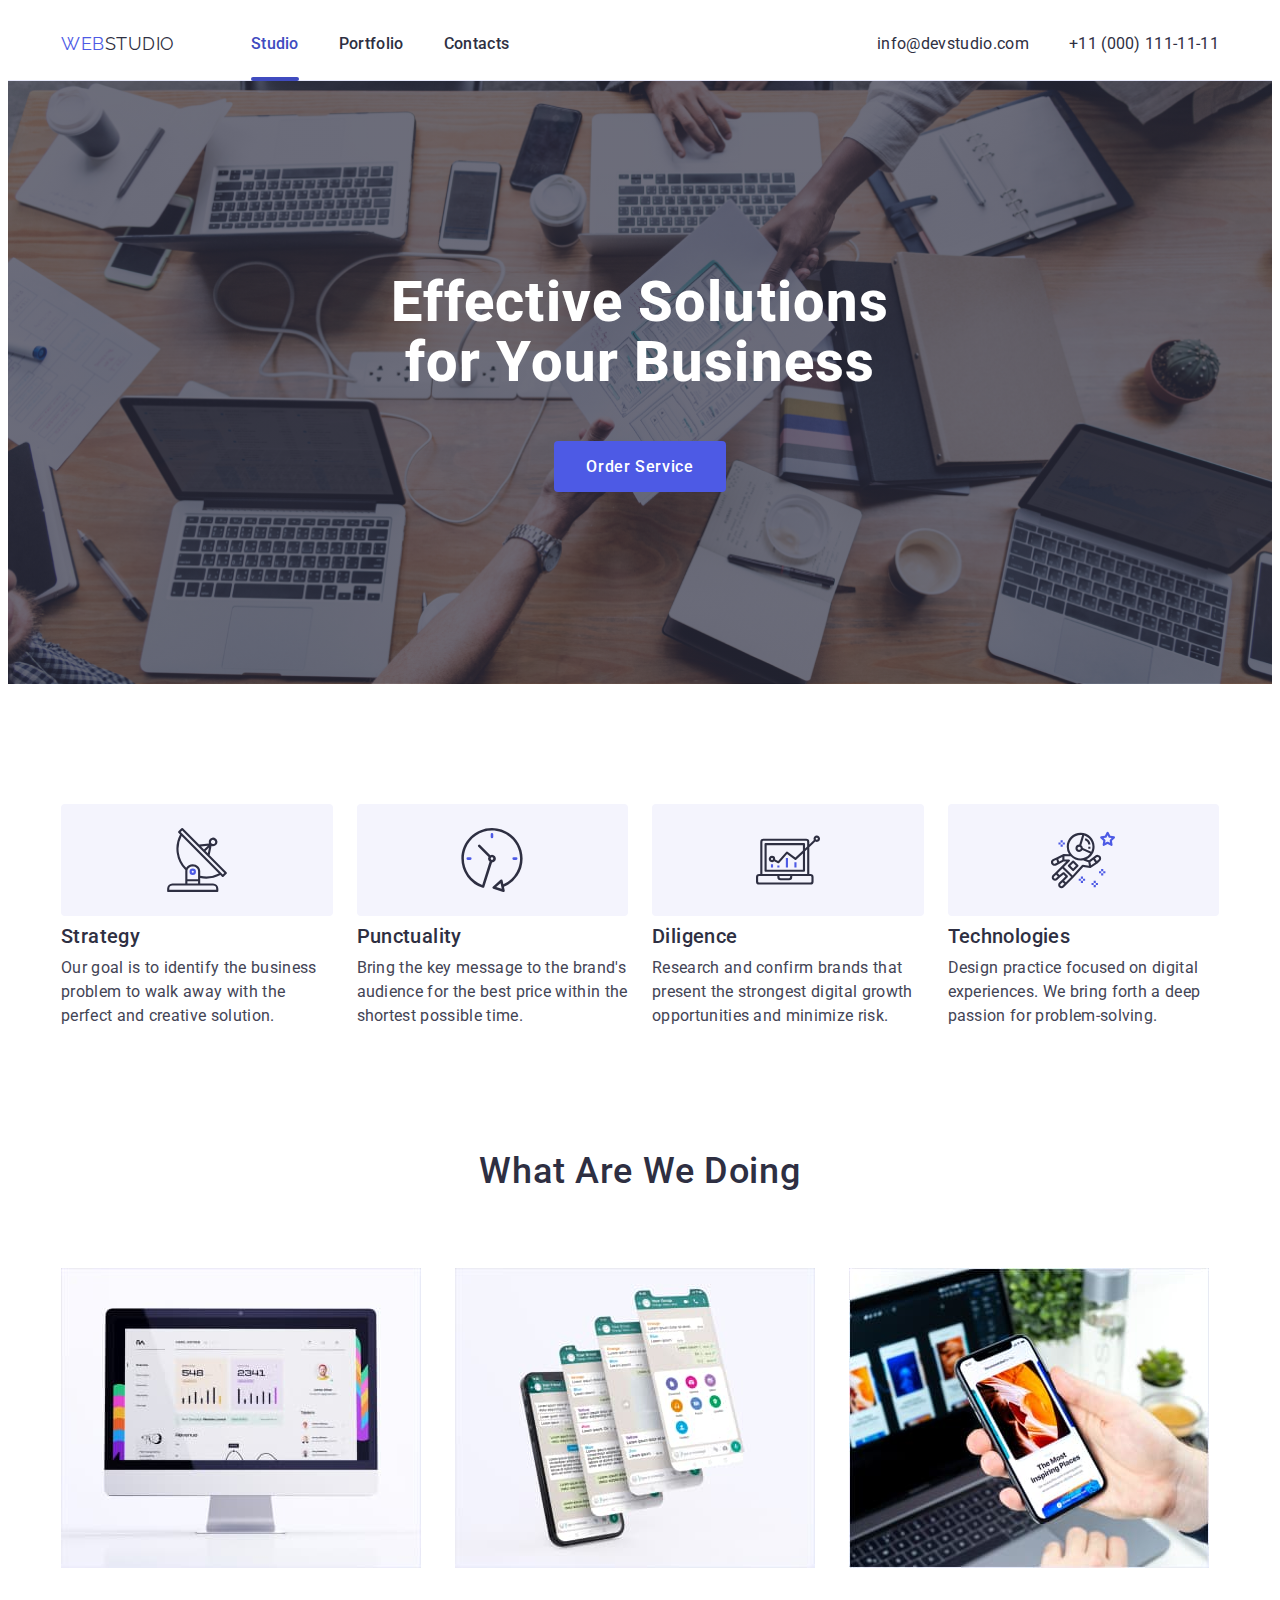
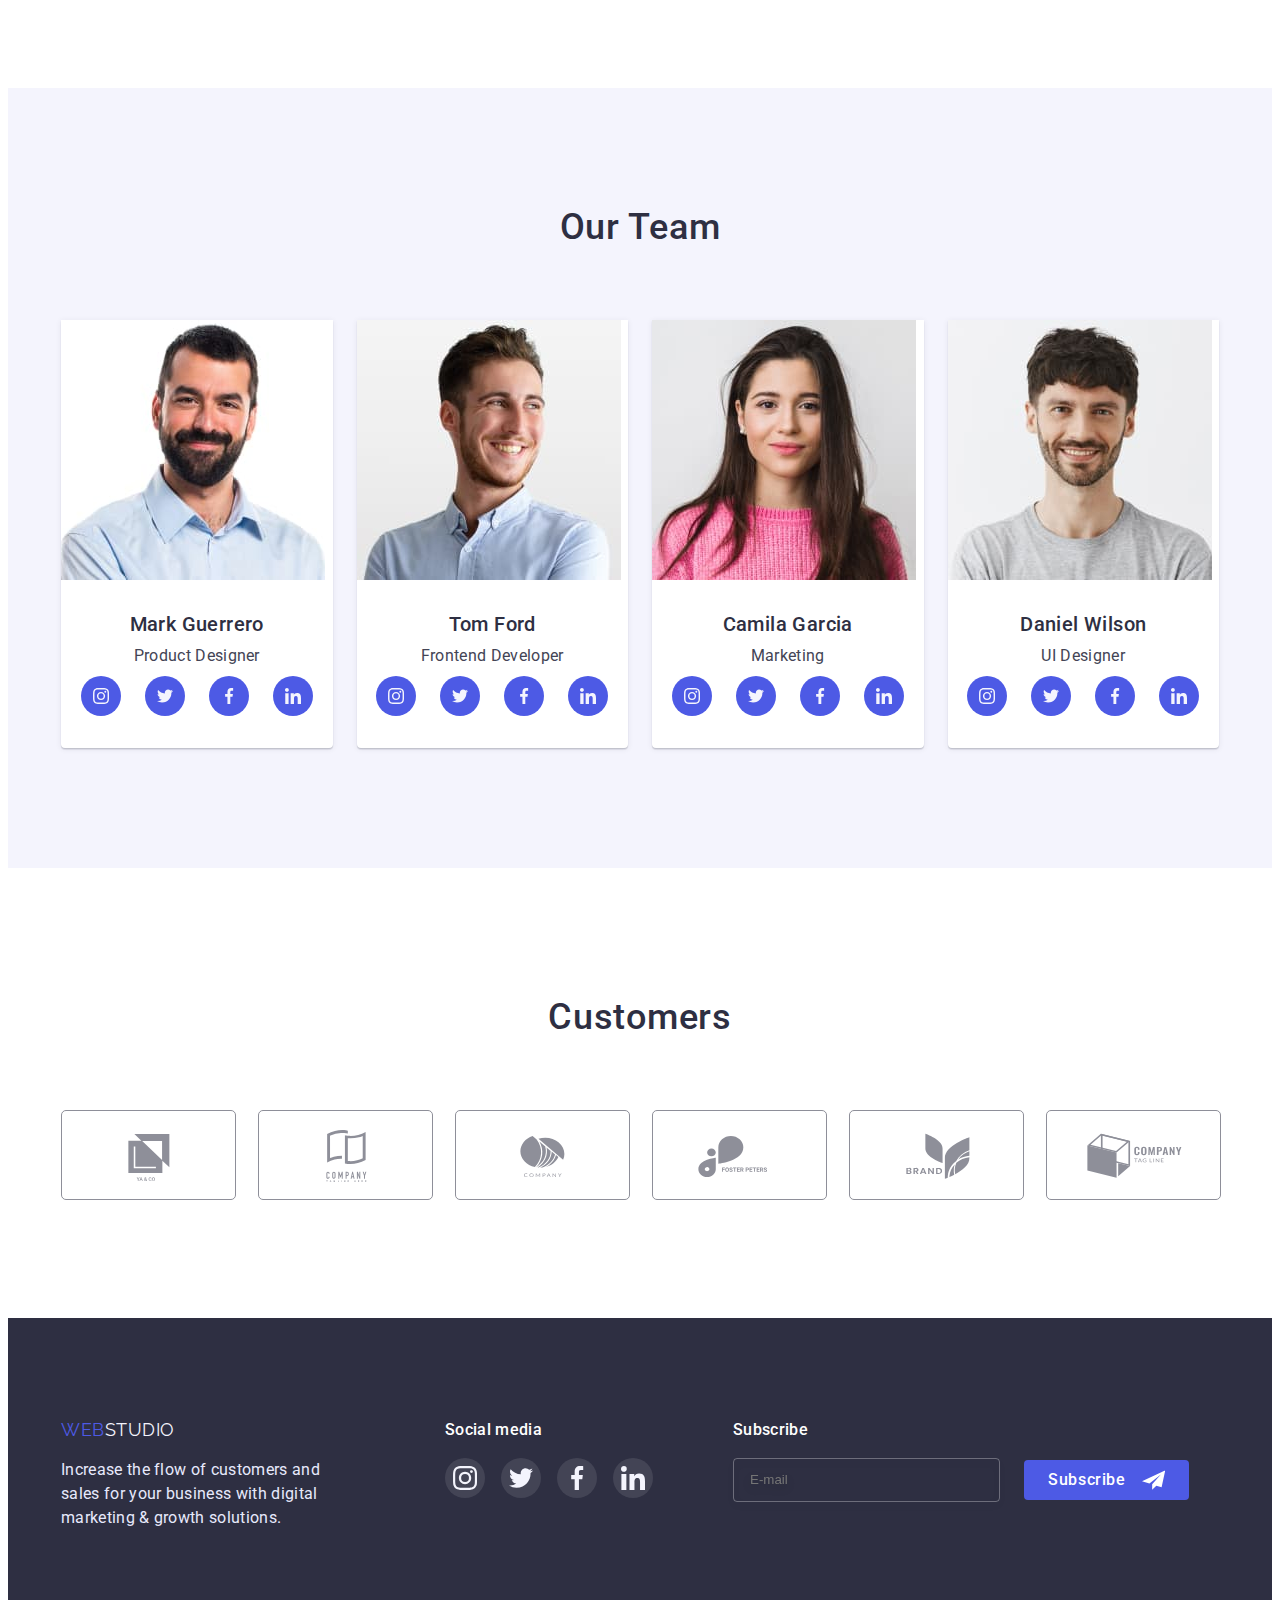
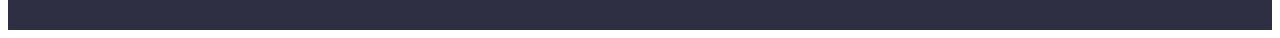
<file: index.html>
<!DOCTYPE html>
<html lang="en">
  <head>
    <meta charset="UTF-8" />
    <meta http-equiv="X-UA-Compatible" content="IE=edge" />
    <meta name="viewport" content="width=device-width, initial-scale=1.0" />
    <title>Web Studio</title>
    <link rel="preconnect" href="https://fonts.googleapis.com" />
    <link rel="preconnect" href="https://fonts.gstatic.com" crossorigin />
    <link
      href="https://fonts.googleapis.com/css2?family=Raleway:wght@800&family=Roboto:wght@400;500;700;900&display=swap"
      rel="stylesheet"
    />
    <link
      rel="stylesheet"
      href="https://cdnjs.cloudflare.com/ajax/libs/modern-normalize/1.1.0/modern-normalize.min.css"
      integrity="sha512-wpPYUAdjBVSE4KJnH1VR1HeZfpl1ub8YT/NKx4PuQ5NmX2tKuGu6U/JRp5y+Y8XG2tV+wKQpNHVUX03MfMFn9Q=="
      crossorigin="anonymous"
      referrerpolicy="no-referrer"
    />
    <link rel="stylesheet" href="./css/styles.css" />
  </head>
  <body class="site-body">
    <!---HEADER!-->
    <header class="header">
      <div class="container header-container">
        <nav class="header-navigation">
          <a href="" class="logo link"
            >Web<span class="header-logo link">Studio</span></a
          >
          <ul class="header-list list">
            <li class="header-item">
              <a class="header-link link current header-link-color" href=""
                >Studio</a
              >
            </li>
            <li class="header-item">
              <a class="header-link link" href="./portfolio.html">Portfolio</a>
            </li>
            <li class="header-item">
              <a class="header-link link" href="">Contacts</a>
            </li>
          </ul>
        </nav>
        <ul class="connect-list list">
          <li class="connect-item">
            <a class="header-mail link" href="mailto:info@devstudio.com"
              >info@devstudio.com</a
            >
          </li>
          <li class="connect-item">
            <a class="header-tel link" href="tel:+110001111111"
              >+11 (000) 111-11-11</a
            >
          </li>
        </ul>
      </div>
    </header>
    <main>
      <!---MAIN-->
      <section class="main-top">
        <div class="container">
          <h1 class="title">Effective Solutions for Your Business</h1>
          <button class="main-btn" type="button" data-modal-open>
            Order Service
          </button>
        </div>
      </section>
      <!---ABOUT-->
      <section class="about">
        <div class="container">
          <ul class="about-list list">
            <li class="about-item">
              <div class="about-img">
                <svg class="about-icon" width="64" height="64">
                  <use href="./images/sprite.svg#icon-antenna"></use>
                </svg>
              </div>
              <h2 class="about-title">Strategy</h2>
              <p class="about-text">
                Our goal is to identify the business problem to walk away with
                the perfect and creative solution.
              </p>
            </li>
            <li class="about-item">
              <div class="about-img">
                <svg class="about-icon" width="64" height="64">
                  <use href="./images/sprite.svg#icon-clock"></use>
                </svg>
              </div>
              <h2 class="about-title">Punctuality</h2>
              <p class="about-text">
                Bring the key message to the brand's audience for the best price
                within the shortest possible time.
              </p>
            </li>
            <li class="about-item">
              <div class="about-img">
                <svg class="about-icon" width="64" height="64">
                  <use href="./images/sprite.svg#icon-diagram"></use>
                </svg>
              </div>
              <h2 class="about-title">Diligence</h2>
              <p class="about-text">
                Research and confirm brands that present the strongest digital
                growth opportunities and minimize risk.
              </p>
            </li>
            <li class="about-item">
              <div class="about-img">
                <svg class="about-icon" width="64" height="64">
                  <use href="./images/sprite.svg#icon-astronaut"></use>
                </svg>
              </div>
              <h2 class="about-title">Technologies</h2>
              <p class="about-text">
                Design practice focused on digital experiences. We bring forth a
                deep passion for problem-solving.
              </p>
            </li>
          </ul>
        </div>
      </section>
      <!---WORK-->
      <section class="work">
        <div class="container">
          <h2 class="work-title">What are we doing</h2>
          <ul class="work-list list">
            <li class="work-item">
              <img
                src="./images/img1.jpg"
                alt="example 1"
                width="360"
                height="300"
              />
            </li>
            <li class="work-item">
              <img
                src="./images/img2.jpg"
                alt="example 2"
                width="360"
                height="300"
              />
            </li>
            <li class="work-item">
              <img
                src="./images/img3.jpg"
                alt="example 3"
                width="360"
                height="300"
              />
            </li>
          </ul>
        </div>
      </section>
      <!---TEAM-->
      <section class="team">
        <div class="container">
          <h2 class="team-title">Our Team</h2>
          <ul class="team-list list">
            <li class="team-item">
              <img
                src="./images/team/hero1.jpg"
                alt="Mark Guerrero"
                width="264"
                height="260"
              />
              <div class="team-content-wrapper">
                <h3 class="team-name">Mark Guerrero</h3>
                <p class="team-text">Product Designer</p>
                <ul class="soc-list list">
                  <li class="soc-item">
                    <a href="" class="soc-link link">
                      <svg class="soc-icon" width="16" height="16">
                        <use href="./images/sprite.svg#icon-instagram"></use>
                      </svg>
                    </a>
                  </li>
                  <li class="soc-item">
                    <a href="" class="soc-link link"
                      ><svg class="soc-icon" width="16" height="16">
                        <use href="./images/sprite.svg#icon-twitter"></use>
                      </svg>
                    </a>
                  </li>
                  <li class="soc-item">
                    <a href="" class="soc-link link">
                      <svg class="soc-icon" width="16" height="16">
                        <use href="./images/sprite.svg#icon-facebook"></use>
                      </svg>
                    </a>
                  </li>
                  <li class="soc-item">
                    <a href="" class="soc-link link">
                      <svg class="soc-icon" width="16" height="16">
                        <use href="./images/sprite.svg#icon-linkedin"></use>
                      </svg>
                    </a>
                  </li>
                </ul>
              </div>
            </li>
            <li class="team-item">
              <img
                src="./images/team/hero2.jpg"
                alt="Tom Ford"
                width="264"
                height="260"
              />
              <div class="team-content-wrapper">
                <h3 class="team-name">Tom Ford</h3>
                <p class="team-text">Frontend Developer</p>
                <ul class="soc-list list">
                  <li class="soc-item">
                    <a href="" class="soc-link link">
                      <svg class="soc-icon" width="16" height="16">
                        <use href="./images/sprite.svg#icon-instagram"></use>
                      </svg>
                    </a>
                  </li>
                  <li class="soc-item">
                    <a href="" class="soc-link link"
                      ><svg class="soc-icon" width="16" height="16">
                        <use href="./images/sprite.svg#icon-twitter"></use>
                      </svg>
                    </a>
                  </li>
                  <li class="soc-item">
                    <a href="" class="soc-link link">
                      <svg class="soc-icon" width="16" height="16">
                        <use href="./images/sprite.svg#icon-facebook"></use>
                      </svg>
                    </a>
                  </li>
                  <li class="soc-item">
                    <a href="" class="soc-link link">
                      <svg class="soc-icon" width="16" height="16">
                        <use href="./images/sprite.svg#icon-linkedin"></use>
                      </svg>
                    </a>
                  </li>
                </ul>
              </div>
            </li>
            <li class="team-item">
              <img
                src="./images/team/hero3.jpg"
                alt="Camila Garcia"
                width="264"
                height="260"
              />
              <div class="team-content-wrapper">
                <h3 class="team-name">Camila Garcia</h3>
                <p class="team-text">Marketing</p>
                <ul class="soc-list list">
                  <li class="soc-item">
                    <a href="" class="soc-link link">
                      <svg class="soc-icon" width="16" height="16">
                        <use href="./images/sprite.svg#icon-instagram"></use>
                      </svg>
                    </a>
                  </li>
                  <li class="soc-item">
                    <a href="" class="soc-link link"
                      ><svg class="soc-icon" width="16" height="16">
                        <use href="./images/sprite.svg#icon-twitter"></use>
                      </svg>
                    </a>
                  </li>
                  <li class="soc-item">
                    <a href="" class="soc-link link">
                      <svg class="soc-icon" width="16" height="16">
                        <use href="./images/sprite.svg#icon-facebook"></use>
                      </svg>
                    </a>
                  </li>
                  <li class="soc-item">
                    <a href="" class="soc-link link">
                      <svg class="soc-icon" width="16" height="16">
                        <use href="./images/sprite.svg#icon-linkedin"></use>
                      </svg>
                    </a>
                  </li>
                </ul>
              </div>
            </li>
            <li class="team-item">
              <img
                src="./images/team/hero4.jpg"
                alt="Daniel Wilson"
                width="264"
                height="260"
              />
              <div class="team-content-wrapper">
                <h3 class="team-name">Daniel Wilson</h3>
                <p class="team-text">UI Designer</p>
                <ul class="soc-list list">
                  <li class="soc-item">
                    <a href="" class="soc-link link">
                      <svg class="soc-icon" width="16" height="16">
                        <use href="./images/sprite.svg#icon-instagram"></use>
                      </svg>
                    </a>
                  </li>
                  <li class="soc-item">
                    <a href="" class="soc-link link"
                      ><svg class="soc-icon" width="16" height="16">
                        <use href="./images/sprite.svg#icon-twitter"></use>
                      </svg>
                    </a>
                  </li>
                  <li class="soc-item">
                    <a href="" class="soc-link link">
                      <svg class="soc-icon" width="16" height="16">
                        <use href="./images/sprite.svg#icon-facebook"></use>
                      </svg>
                    </a>
                  </li>
                  <li class="soc-item">
                    <a href="" class="soc-link link">
                      <svg class="soc-icon" width="16" height="16">
                        <use href="./images/sprite.svg#icon-linkedin"></use>
                      </svg>
                    </a>
                  </li>
                </ul>
              </div>
            </li>
          </ul>
        </div>
      </section>
      <!--CUSTOMERS-->
      <section class="customers">
        <div class="container">
          <h2 class="team-title">Customers</h2>
          <ul class="customers-list list">
            <li class="customers-item">
              <a href="" class="customers-link link">
                <svg class="customers-icon" width="104" height="56">
                  <use href="./images/sprite.svg#icon-Logo1"></use>
                </svg>
              </a>
            </li>
            <li class="customers-item">
              <a href="" class="customers-link link">
                <svg class="customers-icon" width="104" height="56">
                  <use href="./images/sprite.svg#icon-Logo2"></use>
                </svg>
              </a>
            </li>
            <li class="customers-item">
              <a href="" class="customers-link link">
                <svg class="customers-icon" width="104" height="56">
                  <use href="./images/sprite.svg#icon-Logo3"></use>
                </svg>
              </a>
            </li>
            <li class="customers-item">
              <a href="" class="customers-link link">
                <svg class="customers-icon" width="104" height="56">
                  <use href="./images/sprite.svg#icon-Logo4"></use>
                </svg>
              </a>
            </li>
            <li class="customers-item">
              <a href="" class="customers-link link">
                <svg class="customers-icon" width="104" height="56">
                  <use href="./images/sprite.svg#icon-Logo5"></use>
                </svg>
              </a>
            </li>
            <li class="customers-item">
              <a href="" class="customers-link link">
                <svg class="customers-icon" width="104" height="56">
                  <use href="./images/sprite.svg#icon-Logo6"></use>
                </svg>
              </a>
            </li>
          </ul>
        </div>
      </section>
    </main>
    <!---FOOTER-->
    <footer class="site-footer">
      <div class="container footer">
        <div class="footer-content">
          <a href="" class="repeated-logo link"
            >Web<span class="footer-logo link">Studio</span></a
          >
          <p class="footer-text">
            Increase the flow of customers and sales for your business with
            digital marketing & growth solutions.
          </p>
        </div>
        <div class="footer-soc-content">
          <h4 class="footer-title">Social media</h4>
          <ul class="footer-soc-list list">
            <li class="soc-item">
              <a href="" class="soc-link link footer-soc-link">
                <svg class="soc-icon" width="24" height="24">
                  <use href="./images/sprite.svg#icon-instagram"></use>
                </svg>
              </a>
            </li>
            <li class="soc-item">
              <a href="" class="soc-link link footer-soc-link"
                ><svg class="soc-icon" width="24" height="24">
                  <use href="./images/sprite.svg#icon-twitter"></use>
                </svg>
              </a>
            </li>
            <li class="soc-item">
              <a href="" class="soc-link link footer-soc-link">
                <svg class="soc-icon" width="24" height="24">
                  <use href="./images/sprite.svg#icon-facebook"></use>
                </svg>
              </a>
            </li>
            <li class="soc-item">
              <a href="" class="soc-link link footer-soc-link">
                <svg class="soc-icon" width="24" height="24">
                  <use href="./images/sprite.svg#icon-linkedin"></use>
                </svg>
              </a>
            </li>
          </ul>
        </div>
        <div class="footer-subscribe-content">
          <h4 class="footer-title">Subscribe</h4>
          <form class="footer-subscribe-form">
            <input
              type="email"
              name="email"
              class="footer-input"
              placeholder="E-mail"
              required
            />
            <button class="footer-subscribe-btn" type="submit">
              <span>Subscribe</span>
              <svg class="footer-btn-icon" width="24" height="24">
                <use href="./images/sprite.svg#icon-fly"></use>
              </svg>
            </button>
          </form>
        </div>
      </div>
    </footer>
    <!--MODAL WINDOW-->
    <div class="backdrop is-hidden" data-modal>
      <div class="modal">
        <button type="button" class="btn-modal-close" data-modal-close>
          <svg class="btn-modal-close-icon" width="8" height="8">
            <use href="./images/sprite.svg#icon-btn-close-modal"></use>
          </svg>
        </button>
        <p class="modal-text">Leave your contacts and we will call you back</p>
        <form class="modal-form">
          <label class="modal-form-field">
            <span class="modal-form-input-desc">Name</span>
            <span class="modal-form-input-wrapper">
              <input
                type="text"
                name="user-name"
                class="modal-form-input"
                pattern="[a-zA-Zа-яА-Я]+"
                minlength="2"
                required
              />
              <svg class="modal-form-input-icon" width="18" height="18">
                <use href="./images/sprite.svg#icon-person-black"></use>
              </svg>
            </span>
          </label>
          <label class="modal-form-field">
            <span class="modal-form-input-desc">Phone</span>
            <span class="modal-form-input-wrapper">
              <input
                type="tel"
                name="user-phone"
                required
                class="modal-form-input"
              />
              <svg class="modal-form-input-icon" width="18" height="24">
                <use href="./images/sprite.svg#icon-phone-black"></use>
              </svg>
            </span>
          </label>
          <label class="modal-form-field">
            <span class="modal-form-input-desc">Email</span>
            <span class="modal-form-input-wrapper">
              <input
                type="email"
                name="user-mail"
                required
                class="modal-form-input"
              />
              <svg class="modal-form-input-icon" width="18" height="24">
                <use href="./images/sprite.svg#icon-email-black"></use>
              </svg>
            </span>
          </label>
          <label class="modal-form-field margin-none">
            <span class="modal-form-input-desc">Comment</span>
            <textarea
              name="user-message"
              class="modal-form-message"
              placeholder="Text input"
            ></textarea>
          </label>
          <input
            id="user-policy"
            type="checkbox"
            name="user-policy"
            class="modal-form-check visually-hidden"
            required
          />
          <label for="user-policy" class="modal-form-check-desc">
            <span
              ><svg class="modal-form-fake-icon" width="10" height="8">
                <use href="./images/sprite.svg#icon-check"></use>
              </svg>
            </span>
            I accept the terms and conditions of the&nbsp;
            <a href="" class="modal-form-link">Privacy Policy</a>
          </label>
          <button type="submit" class="modal-form-btn">Send</button>
        </form>
      </div>
    </div>
    <script src="./js/modal.js"></script>
  </body>
</html>
</file>
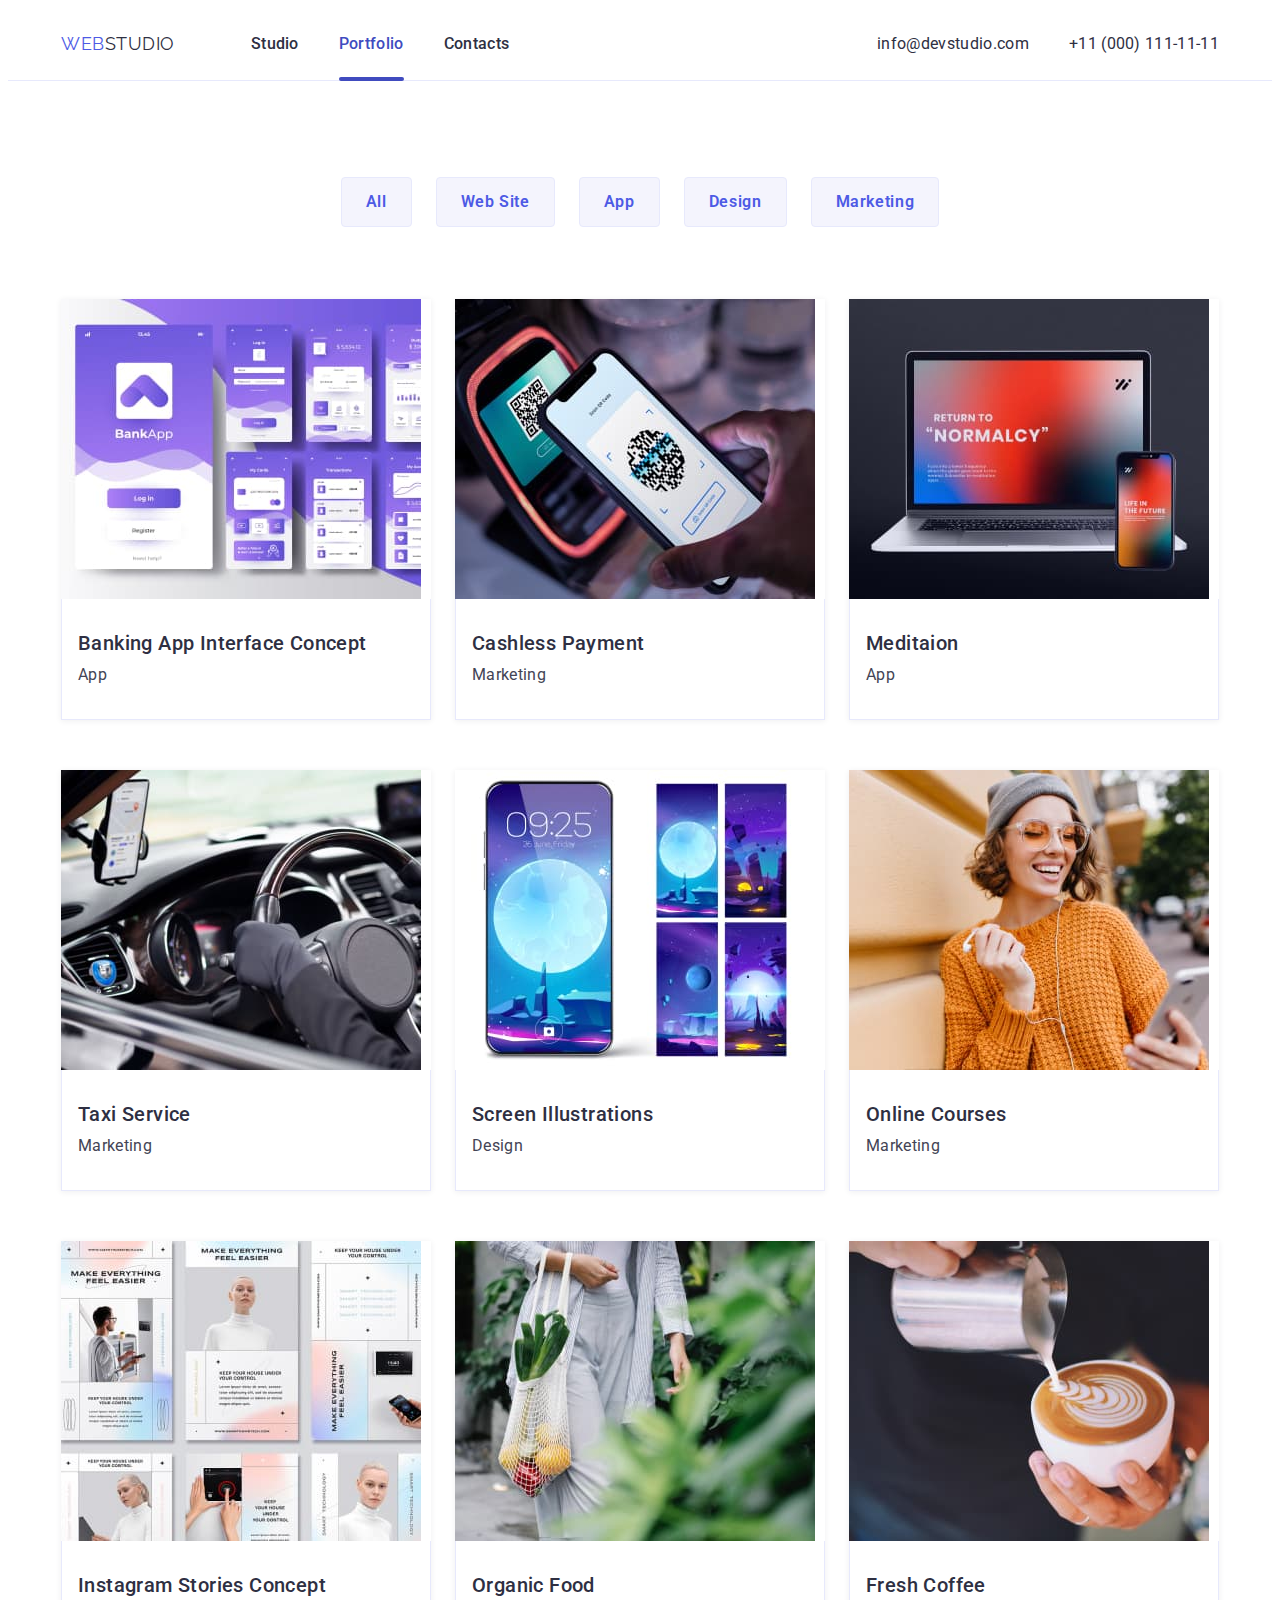
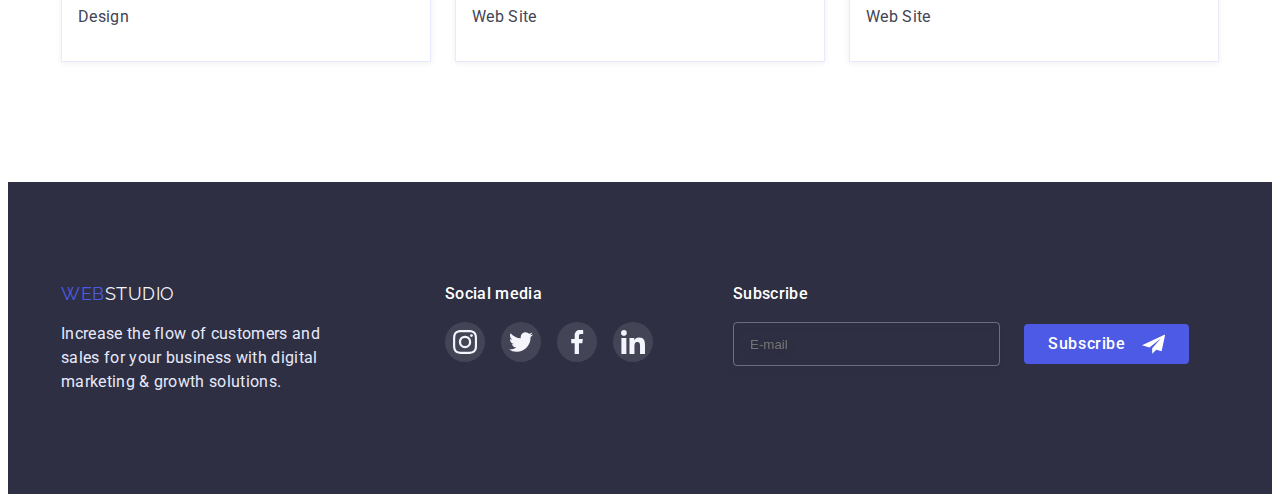
<file: portfolio.html>
<!DOCTYPE html>
<html lang="en">
  <head>
    <meta charset="UTF-8" />
    <meta http-equiv="X-UA-Compatible" content="IE=edge" />
    <meta name="viewport" content="width=device-width, initial-scale=1.0" />
    <title>Web Studio</title>
    <link rel="preconnect" href="https://fonts.googleapis.com" />
    <link rel="preconnect" href="https://fonts.gstatic.com" crossorigin />
    <link
      href="https://fonts.googleapis.com/css2?family=Raleway:wght@800&family=Roboto:wght@400;500;700;900&display=swap"
      rel="stylesheet"
    />
    <link
      rel="stylesheet"
      href="https://cdnjs.cloudflare.com/ajax/libs/modern-normalize/1.1.0/modern-normalize.min.css"
      integrity="sha512-wpPYUAdjBVSE4KJnH1VR1HeZfpl1ub8YT/NKx4PuQ5NmX2tKuGu6U/JRp5y+Y8XG2tV+wKQpNHVUX03MfMFn9Q=="
      crossorigin="anonymous"
      referrerpolicy="no-referrer"
    />
    <link rel="stylesheet" href="./css/styles.css" />
  </head>
  <body class="site-body">
    <header class="header">
      <div class="container header-container">
        <nav class="header-navigation">
          <a href="" class="logo link"
            >Web<span class="header-logo link">Studio</span></a
          >
          <ul class="header-list list">
            <li class="header-item">
              <a class="header-link link" href="./index.html">Studio</a>
            </li>
            <li class="header-item">
              <a class="header-link link current header-link-color" href=""
                >Portfolio</a
              >
            </li>
            <li class="header-item">
              <a class="header-link link" href="">Contacts</a>
            </li>
          </ul>
        </nav>
        <ul class="connect-list list">
          <li class="connect-item">
            <a class="header-mail link" href="mailto:info@devstudio.com"
              >info@devstudio.com</a
            >
          </li>
          <li class="connect-item">
            <a class="header-tel link" href="tel:+110001111111"
              >+11 (000) 111-11-11</a
            >
          </li>
        </ul>
      </div>
    </header>
    <main>
      <section class="portfolio">
        <div class="container">
          <ul class="portfolio-btn-item list header-container">
            <li class="portfolio-btn-list">
              <button class="portfolio-btn" type="button">All</button>
            </li>
            <li>
              <button class="portfolio-btn" type="button">Web Site</button>
            </li>
            <li><button class="portfolio-btn" type="button">App</button></li>
            <li><button class="portfolio-btn" type="button">Design</button></li>
            <li>
              <button class="portfolio-btn" type="button">Marketing</button>
            </li>
          </ul>
          <ul class="portfolio-list list">
            <li class="portfolio-item">
              <a href="" class="portfolio-link link">
                <div class="portfolio-img-wrapper">
                  <img
                    src="./images/portfolio/portfolio1.jpg"
                    alt="example 1"
                    width="360"
                    height="300"
                  />
                  <p class="overlay">
                    14 Stylish and User-Friendly App Design Concepts · Task
                    Manager App · Calorie Tracker App · Exotic Fruit Ecommerce
                    App · Cloud Storage App
                  </p>
                </div>
                <div class="portfolio-content-wrapper">
                  <h2 class="portfolio-title">Banking App Interface Concept</h2>
                  <p class="portfolio-text">App</p>
                </div>
              </a>
            </li>
            <li class="portfolio-item">
              <a href="" class="portfolio-link link">
                <div class="portfolio-img-wrapper">
                  <img
                    src="./images/portfolio/portfolio2.jpg"
                    alt="example 2"
                    width="360"
                    height="300"
                  />
                  <p class="overlay">
                    14 Stylish and User-Friendly App Design Concepts · Task
                    Manager App · Calorie Tracker App · Exotic Fruit Ecommerce
                    App · Cloud Storage App
                  </p>
                </div>
                <div class="portfolio-content-wrapper">
                  <h2 class="portfolio-title">Cashless Payment</h2>
                  <p class="portfolio-text">Marketing</p>
                </div>
              </a>
            </li>
            <li class="portfolio-item">
              <a href="" class="portfolio-link link">
                <div class="portfolio-img-wrapper">
                  <img
                    src="./images/portfolio/portfolio3.jpg"
                    alt="example 3"
                    width="360"
                    height="300"
                  />
                  <p class="overlay">
                    14 Stylish and User-Friendly App Design Concepts · Task
                    Manager App · Calorie Tracker App · Exotic Fruit Ecommerce
                    App · Cloud Storage App
                  </p>
                </div>
                <div class="portfolio-content-wrapper">
                  <h2 class="portfolio-title">Meditaion</h2>
                  <p class="portfolio-text">App</p>
                </div>
              </a>
            </li>
            <li class="portfolio-item">
              <a href="" class="portfolio-link link">
                <div class="portfolio-img-wrapper">
                  <img
                    src="./images/portfolio/portfolio4.jpg"
                    alt="example 4"
                    width="360"
                    height="300"
                  />
                  <p class="overlay">
                    14 Stylish and User-Friendly App Design Concepts · Task
                    Manager App · Calorie Tracker App · Exotic Fruit Ecommerce
                    App · Cloud Storage App
                  </p>
                </div>
                <div class="portfolio-content-wrapper">
                  <h2 class="portfolio-title">Taxi Service</h2>
                  <p class="portfolio-text">Marketing</p>
                </div>
              </a>
            </li>
            <li class="portfolio-item">
              <a href="" class="portfolio-link link">
                <div class="portfolio-img-wrapper">
                  <img
                    src="./images/portfolio/portfolio5.jpg"
                    alt="example 5"
                    width="360"
                    height="300"
                  />
                  <p class="overlay">
                    14 Stylish and User-Friendly App Design Concepts · Task
                    Manager App · Calorie Tracker App · Exotic Fruit Ecommerce
                    App · Cloud Storage App
                  </p>
                </div>
                <div class="portfolio-content-wrapper">
                  <h2 class="portfolio-title">Screen Illustrations</h2>
                  <p class="portfolio-text">Design</p>
                </div>
              </a>
            </li>
            <li class="portfolio-item">
              <a href="" class="portfolio-link link">
                <div class="portfolio-img-wrapper">
                  <img
                    src="./images/portfolio/portfolio6.jpg"
                    alt="example 6"
                    width="360"
                    height="300"
                  />
                  <p class="overlay">
                    14 Stylish and User-Friendly App Design Concepts · Task
                    Manager App · Calorie Tracker App · Exotic Fruit Ecommerce
                    App · Cloud Storage App
                  </p>
                </div>
                <div class="portfolio-content-wrapper">
                  <h2 class="portfolio-title">Online Courses</h2>
                  <p class="portfolio-text">Marketing</p>
                </div>
              </a>
            </li>
            <li class="portfolio-item">
              <a href="" class="portfolio-link link">
                <div class="portfolio-img-wrapper">
                  <img
                    src="./images/portfolio/portfolio7.jpg"
                    alt="example 7"
                    width="360"
                    height="300"
                  />
                  <p class="overlay">
                    14 Stylish and User-Friendly App Design Concepts · Task
                    Manager App · Calorie Tracker App · Exotic Fruit Ecommerce
                    App · Cloud Storage App
                  </p>
                </div>
                <div class="portfolio-content-wrapper">
                  <h2 class="portfolio-title">Instagram Stories Concept</h2>
                  <p class="portfolio-text">Design</p>
                </div>
              </a>
            </li>
            <li class="portfolio-item">
              <a href="" class="portfolio-link link">
                <div class="portfolio-img-wrapper">
                  <img
                    src="./images/portfolio/portfolio8.jpg"
                    alt="example 8"
                    width="360"
                    height="300"
                  />
                  <p class="overlay">
                    14 Stylish and User-Friendly App Design Concepts · Task
                    Manager App · Calorie Tracker App · Exotic Fruit Ecommerce
                    App · Cloud Storage App
                  </p>
                </div>
                <div class="portfolio-content-wrapper">
                  <h2 class="portfolio-title">Organic Food</h2>
                  <p class="portfolio-text">Web Site</p>
                </div>
              </a>
            </li>
            <li class="portfolio-item">
              <a href="" class="portfolio-link link">
                <div class="portfolio-img-wrapper">
                  <img
                    src="./images/portfolio/portfolio9.jpg"
                    alt="example 9"
                    width="360"
                    height="300"
                  />
                  <p class="overlay">
                    14 Stylish and User-Friendly App Design Concepts · Task
                    Manager App · Calorie Tracker App · Exotic Fruit Ecommerce
                    App · Cloud Storage App
                  </p>
                </div>
                <div class="portfolio-content-wrapper">
                  <h2 class="portfolio-title">Fresh Coffee</h2>
                  <p class="portfolio-text">Web Site</p>
                </div>
              </a>
            </li>
          </ul>
        </div>
      </section>
    </main>
    <footer class="site-footer">
      <div class="container footer">
        <div class="footer-content">
          <a href="" class="repeated-logo link"
            >Web<span class="footer-logo link">Studio</span></a
          >
          <p class="footer-text">
            Increase the flow of customers and sales for your business with
            digital marketing & growth solutions.
          </p>
        </div>
        <div class="footer-soc-content">
          <h4 class="footer-title">Social media</h4>
          <ul class="footer-soc-list list">
            <li class="soc-item">
              <a href="" class="soc-link link footer-soc-link">
                <svg class="soc-icon" width="24" height="24">
                  <use href="./images/sprite.svg#icon-instagram"></use>
                </svg>
              </a>
            </li>
            <li class="soc-item">
              <a href="" class="soc-link link footer-soc-link"
                ><svg class="soc-icon" width="24" height="24">
                  <use href="./images/sprite.svg#icon-twitter"></use>
                </svg>
              </a>
            </li>
            <li class="soc-item">
              <a href="" class="soc-link link footer-soc-link">
                <svg class="soc-icon" width="24" height="24">
                  <use href="./images/sprite.svg#icon-facebook"></use>
                </svg>
              </a>
            </li>
            <li class="soc-item">
              <a href="" class="soc-link link footer-soc-link">
                <svg class="soc-icon" width="24" height="24">
                  <use href="./images/sprite.svg#icon-linkedin"></use>
                </svg>
              </a>
            </li>
          </ul>
        </div>
        <div class="footer-subscribe-content">
          <h4 class="footer-title">Subscribe</h4>
          <form class="footer-subscribe-form">
            <input
              type="email"
              name="email"
              class="footer-input"
              placeholder="E-mail"
              required
            />
            <button class="footer-subscribe-btn" type="submit">
              <span>Subscribe</span>
              <svg class="footer-btn-icon" width="24" height="24">
                <use href="./images/sprite.svg#icon-fly"></use>
              </svg>
            </button>
          </form>
        </div>
      </div>
    </footer>
  </body>
</html>
</file>
<file: css/styles.css>
:root {
  --first-logo-color: #4d5ae5; /*IRIS*/
  --second-logo-color: #2e2f42; /* NAVY BLUE */
  --third-logo-color: #f4f4fd; /* CLOUD */
  --navigation-item-color: #2e2f42; /* NAVY BLUE */
  --connect-item-color: #434455; /* SLATE */
  --first-title-color: #ffffff;
  --second-title-color: #2e2f42; /* NAVY BLUE */
  --third-title-color: #434455; /* SLATE */
  --fourth-title-color: #e7e9fc;
  --accent-color: #404bbf; /* OCEAN */
  --first-btn-text-color: #ffffff;
  --second-btn-text-color: #4d5ae5; /*IRIS*/
  --first-background-color: #ffffff;
  --second-background-color: #2e2f42; /* NAVY BLUE */
  --third-background-color: #f4f4fd;
  --first-background-btn-color: #4d5ae5; /*IRIS*/
  --second-background-btn-color: #f4f4fd; /* CLOUD */
  --icon-color: #f4f4fd; /* CLOUD */
  --bg-gradient: linear-gradient(rgba(46, 47, 66, 0.7), rgba(46, 47, 66, 0.7));
  --transit: 250ms cubic-bezier(0.4, 0, 0.2, 1);
}
p,
h1,
h2,
h3,
h4,
h5,
h6 {
  margin: 0;
}
ul,
ol {
  margin: 0;
  padding-left: 0;
}
img {
  display: block;
  max-width: 100%;
  height: auto;
}
body {
  font-family: "Roboto", sans-serif;
  color: var(--second-title-color, #2e2f42);
  background-color: var(--first-background-color);
}
.list {
  list-style: none;
}
.link {
  text-decoration: none;
}
/*.site-body {
}*/
.container {
  width: 1158px;
  padding-left: 15px;
  padding-right: 15px;
  margin: 0 auto;
  /*outline: 1px solid red;*/
}

.visually-hidden {
  position: absolute;
  width: 1px;
  height: 1px;
  margin: -1px;
  padding: 0;
  overflow: hidden;
  border: 0;
  clip: rect(0 0 0 0);
}
/* -------HEADER---------  */
.header {
  padding-top: 24px;
  padding-bottom: 24px;
  border-bottom: 1px solid #e7e9fc;
}
.header-navigation {
  display: flex;
}
.header-container {
  display: flex;
}
.logo {
  font-family: "Raleway", sans-serif;
  font-size: 18px;
  line-height: 1.33;
  display: flex;
  align-items: center;
  letter-spacing: 0.03em;
  text-transform: uppercase;
  color: var(--first-logo-color, #4d5ae5);
  margin-right: 76px;
}
.header-logo {
  color: var(--second-logo-color, #2e2f42);
}
.header-list {
  display: flex;
  gap: 40px;
}
/*.header-item {
}*/
.header-link {
  font-weight: 500;
  font-size: 16px;
  line-height: 1.5;
  letter-spacing: 0.02em;
  color: var(--navigation-item-color);
  transition: color var(--transit);
  position: relative;
}
.header-link.current::after {
  content: "";
  position: absolute;
  width: 100%;
  height: 4px;
  background-color: var(--accent-color);
  left: 0;
  bottom: -28px;
  border-radius: 2px;
}
.header-link:hover,
.header-link:focus {
  color: var(--accent-color);
}
.header-link-color {
  color: var(--accent-color);
}
.connect-list {
  display: flex;
  margin-left: auto;
  gap: 40px;
}
/*.connect-item {
}*/
.header-mail,
.header-tel {
  font-size: 16px;
  line-height: 1.5;
  letter-spacing: 0.02em;
  color: var(--navigation-item-color);
  transition: color var(--transit);
}
.header-mail:hover,
.header-mail:focus,
.header-tel:hover,
.header-tel:focus {
  color: var(--accent-color);
}
/* ------MAIN------ */
.main-top {
  background: var(--second-background-color);
  padding-top: 192px;
  padding-bottom: 192px;
  background-image: var(--bg-gradient), url(../images/hero-bg.jpg);
  background-repeat: no-repeat;
  background-position: center;
  background-size: cover;
  max-width: 1440px;
  margin: 0 auto;
}
.title {
  font-weight: 800;
  font-size: 56px;
  line-height: 1.07;
  text-align: center;
  letter-spacing: 0.02em;
  color: var(--first-title-color);
  max-width: 500px;
  margin: 0 auto;
  margin-bottom: 48px;
}
.main-btn {
  min-width: 170px;
  height: 51px;
  font-family: inherit;
  font-weight: 500;
  font-size: 16px;
  line-height: 1.19;
  /*display: flex;*/
  align-items: center;
  letter-spacing: 0.04em;
  cursor: pointer;
  color: var(--first-btn-text-color);
  background: var(--first-background-btn-color);
  padding: 16px 32px;
  /*box-shadow: 0px 4px 4px rgba(0, 0, 0, 0.15);*/
  border: none;
  border-radius: 4px;
  display: block;
  margin: 0 auto;
  transition: background-color var(--transit), box-shadow var(--transit);
}
.main-btn:hover,
.main-btn:focus {
  background-color: var(--accent-color, #404bbf);
  box-shadow: 0px 4px 4px rgba(0, 0, 0, 0.15);
}
/* --------ABOUT-------- */
.about {
  padding-top: 120px;
  padding-bottom: 120px;
}
.about-list {
  display: flex;
  gap: 24px;
}
.about-item {
  flex-basis: calc((100% - 72px) / 4);
}
.about-img {
  padding-top: 24px;
  padding-bottom: 24px;
  /*width: 264px;
  height: 112px;*/
  background-color: var(--third-background-color);
  border-radius: 4px;
  display: flex;
  justify-content: center;
  align-items: center;
  margin-bottom: 8px;
}
.about-title {
  font-weight: 500;
  font-size: 20px;
  line-height: 1.2;
  letter-spacing: 0.02em;
  color: var(--second-title-color);
  margin-bottom: 8px;
}
.about-text {
  font-size: 16px;
  line-height: 1.5;
  letter-spacing: 0.02em;
  color: var(--third-title-color);
}
/* -------WORK-------- */
.work {
  padding-bottom: 120px;
}
.work-title {
  font-weight: 500;
  font-size: 36px;
  line-height: 1.33;
  text-align: center;
  letter-spacing: 0.02em;
  text-transform: capitalize;
  color: var(--second-title-color);
  margin-bottom: 72px;
}
.work-list {
  display: flex;
  gap: 24px;
  flex-wrap: wrap;
  margin: 0 auto;
  /*justify-content: center;*/
}
.work-item {
  flex-basis: calc((100% - 48px) / 3);
}
/* --------TEAM---------- */
.team {
  background-color: var(--third-background-color);
  padding-top: 120px;
  padding-bottom: 120px;
}
.team-title {
  font-weight: 500;
  font-size: 36px;
  line-height: 1.11;
  text-align: center;
  letter-spacing: 0.02em;
  text-transform: capitalize;
  color: var(--second-title-color);
  margin-bottom: 72px;
}
.team-list {
  display: flex;
  gap: 24px;
  flex-wrap: wrap;
  /*justify-content: center;*/
}
.team-item {
  background-color: var(--first-background-color);
  width: calc((100% - 72px) / 4);
  box-shadow: 0px 1px 6px rgba(46, 47, 66, 0.08),
    0px 1px 1px rgba(46, 47, 66, 0.16), 0px 2px 1px rgba(46, 47, 66, 0.08);
  border-radius: 0px 0px 4px 4px;
}
.team-content-wrapper {
  padding-top: 32px;
  padding-bottom: 32px;
}
.team-name {
  font-weight: 500;
  font-size: 20px;
  line-height: 1.2;
  text-align: center;
  letter-spacing: 0.02em;
  color: var(--second-title-color);
  margin-bottom: 8px;
}
.team-text {
  font-size: 16px;
  line-height: 1.5;
  text-align: center;
  letter-spacing: 0.02em;
  color: var(--third-title-color, #f4f4fd);
  margin-bottom: 8px;
}
.soc-list {
  display: flex;
  justify-content: center;
  gap: 24px;
}
.soc-item {
  width: 40px;
  height: 40px;
}
.soc-link {
  width: 100%;
  height: 100%;
  background-color: var(--first-background-btn-color);
  border-radius: 50%;
  display: flex;
  align-items: center;
  justify-content: center;
  transition: background-color var(--transit);
}
.soc-icon {
  fill: var(--icon-color);
}
.soc-link:hover,
.soc-link:focus {
  background-color: var(--accent-color);
}
/*-----------CUSTOMERS------------*/
.customers {
  padding-top: 130px;
  padding-bottom: 120px;
}
.customers-list {
  display: flex;
  gap: 24px;
}
.customers-item {
  width: calc((100% - 120px) / 6);
  height: 88px;
}
.customers-link {
  width: 100%;
  height: 100%;
  border: 1px solid #8e8f99;
  border-radius: 5px;
  display: flex;
  align-items: center;
  justify-content: center;
  transition: border-color var(--transit);
}
.customers-icon {
  fill: #8e8f99; /*#8e8f99*/
  transition: fill var(--transit);
}
.customers-link:hover,
.customers-link:focus {
  border-color: var(--accent-color);
}
.customers-link:hover .customers-icon,
.customers-link:focus .customers-icon {
  fill: var(--accent-color);
}
/* -----------FOOTER-------------- */
.site-footer {
  background: var(--second-background-color);
  padding-top: 100px;
  padding-bottom: 100px;
}
.repeated-logo {
  font-family: "Raleway", sans-serif;
  font-size: 18px;
  line-height: 1.33;
  display: flex;
  align-items: center;
  letter-spacing: 0.03em;
  text-transform: uppercase;
  color: var(--first-logo-color, #4d5ae5);
}
.footer-logo {
  color: var(--third-logo-color);
}
.footer-text {
  font-size: 16px;
  line-height: 1.5;
  letter-spacing: 0.02em;
  color: var(--fourth-title-color);
  max-width: 264px;
  margin-top: 16px;
}
.footer {
  display: flex;
}
.footer-content {
  max-width: 264px;
  margin-right: 120px;
}
.footer-soc-content {
  width: 208px;
  height: 80px;
  margin-right: 80px;
}
.footer-title {
  font-weight: 500;
  font-size: 16px;
  line-height: 1.5;
  letter-spacing: 0.02em;
  color: var(--first-title-color);
  margin-bottom: 16px;
}
.footer-soc-list {
  display: flex;
  justify-content: center;
  gap: 16px;
}
.footer-soc-link {
  background-color: rgba(255, 255, 255, 0.1);
  transition: background-color var(--transit);
}
.footer-soc-link:hover,
.footer-soc-link:focus {
  background-color: #31d0aa;
}
.footer-subscribe-content {
  width: 456px;
  height: 80px;
}
.footer-subscribe-form {
  display: flex;
  justify-content: center;
  align-items: center;
}
.footer-input {
  width: 264px;
  height: 40px;
  color: rgba(255, 255, 255, 0.6);
  background-color: transparent;
  border: 1px solid rgba(255, 255, 255, 0.3);
  filter: drop-shadow(0px 4px 4px rgba(0, 0, 0, 0.15));
  border-radius: 4px;
  padding-left: 16px;
  margin-right: 24px;
  transition: color var(--transit), border var(--transit);
}
.footer-input:focus {
  color: #ffffff;
  border: 1px solid rgba(255, 255, 255, 0.943);
}
.footer-subscribe-btn {
  min-width: 165px;
  height: 40px;
  font-family: inherit;
  font-weight: 500;
  font-size: 16px;
  line-height: 1.5;
  letter-spacing: 0.04em;
  cursor: pointer;
  color: var(--first-btn-text-color);
  background: var(--first-background-btn-color);
  padding: 8px 24px;
  border: none;
  border-radius: 4px;
  display: flex;
  justify-content: center;
  align-items: center;
  transition: background-color var(--transit), box-shadow var(--transit);
}
.footer-subscribe-btn:hover,
.footer-subscribe-btn:focus {
  background-color: var(--accent-color, #404bbf);
}
.footer-btn-icon {
  fill: #ffffff;
  margin-left: 16px;
}
/*----------PORTFOLIO-----------*/
.portfolio {
  padding-top: 96px;
  padding-bottom: 120px;
}
.portfolio-list {
  display: flex;
  flex-wrap: wrap;
  column-gap: 24px;
  row-gap: 50px;
  margin: 0 auto;
}
.portfolio-link {
  box-shadow: 0px 1px 6px rgba(46, 47, 66, 0.08);
  display: block;
  transition: box-shadow var(--transit);
}
.portfolio-link:hover,
.portfolio-link:focus {
  box-shadow: 0px 1px 6px rgba(46, 47, 66, 0.08),
    0px 1px 1px rgba(46, 47, 66, 0.16), 0px 2px 1px rgba(46, 47, 66, 0.08);
}
.portfolio-item {
  flex-basis: calc((100% - 48px) / 3);
  margin: 0;
}
.portfolio-content-wrapper {
  padding: 32px 16px;
  border: 1px solid #e7e9fc;
  border-top: none;
}
.portfolio-title {
  /*font-family: 'Roboto';*/
  font-weight: 500;
  font-size: 20px;
  line-height: 1.2;
  letter-spacing: 0.02em;
  color: var(--second-title-color);
  margin-bottom: 8px;
}
.portfolio-text {
  font-size: 16px;
  line-height: 1.5;
  letter-spacing: 0.02em;
  color: var(--third-title-color);
}
.portfolio-btn-item {
  display: flex;
  gap: 24px;
  justify-content: center;
  margin-bottom: 72px;
}
/*.portfolio-btn-list {
}*/
.portfolio-btn {
  font-family: inherit;
  font-weight: 600;
  font-size: 16px;
  line-height: 1.5;
  display: flex;
  align-items: center;
  text-align: center;
  letter-spacing: 0.04em;
  cursor: pointer;
  color: var(--second-btn-text-color);
  background: var(--second-background-btn-color);
  border: 1px solid #e7e9fc;
  border-radius: 4px;
  padding: 12px 24px;
  transition: background-color var(--transit), color var(--transit),
    box-shadow var(--transit);
}
.portfolio-btn:hover,
.portfolio-btn:focus {
  background-color: var(--accent-color, #404bbf);
  color: var(--first-btn-text-color);
  box-shadow: 0px 3px 1px rgba(0, 0, 0, 0.1), 0px 2px 1px rgba(0, 0, 0, 0.08),
    0px 2px 2px rgba(0, 0, 0, 0.12);
}
.portfolio-img-wrapper {
  position: relative;
  overflow: hidden;
}
.overlay {
  background-color: #4d5ae5;
  font-size: 16px;
  line-height: 1.5;
  letter-spacing: 0.02em;
  color: #f4f4fd; /* CLOUD */
  padding-top: 40px;
  padding-left: 32px;
  padding-right: 32px;
  position: absolute;
  left: 0;
  top: 0;
  width: 100%;
  height: 100%;
  overflow: auto;
  transform: translate(0, 100%);
  transition: transform var(--transit);
}
.portfolio-link:focus .overlay,
.portfolio-link:hover .overlay {
  transform: translate(0, 0);
}
/*-------MODAL WINDOW-------*/
.backdrop {
  position: fixed;
  top: 0;
  left: 0;
  z-index: 1000;
  width: 100%;
  height: 100%;
  background-color: rgba(46, 47, 66, 0.4);
  transition: opacity var(--transit), visibility var(--transit);
}
.modal {
  position: absolute;
  top: 50%;
  left: 50%;
  transform: translate(-50%, -50%);
  width: 408px;
  min-height: 576px;
  background-color: #fcfcfc;
  box-shadow: 0px 1px 1px rgba(0, 0, 0, 0.14), 0px 1px 3px rgba(0, 0, 0, 0.12),
    0px 2px 1px rgba(0, 0, 0, 0.2);
  border-radius: 4px;
  transform: translate(-50%, -50%) scaleX(1);
  transition: transform var(--transit);
  padding: 24px;
}
.backdrop.is-hidden .modal {
  transform: translate(-50%, -50%) scaleX(0);
}
.btn-modal-close {
  /*position: absolute;
  right: 24px;
  top: 24px;*/
  width: 24px;
  height: 24px;
  background: #e7e9fc;
  border: 1px solid rgba(0, 0, 0, 0.1);
  border-radius: 50%;
  cursor: pointer;
  display: flex;
  padding: 0;
  justify-content: center;
  align-items: center;
  margin-left: auto;
  margin-bottom: 24px;
  transition: background-color var(--transit), fill var(--transit);
}
.btn-modal-close:hover,
.btn-modal-close:focus {
  background-color: var(--accent-color, #404bbf);
  fill: var(--first-btn-text-color);
}
.is-hidden {
  opacity: 0;
  visibility: hidden;
  pointer-events: none;
}
.modal-text {
  font-weight: 500;
  font-size: 16px;
  line-height: 1.5;
  text-align: center;
  letter-spacing: 0.02em;
  /* NAVY BLUE */
  color: #2e2f42;
  margin-bottom: 16px;
}
/*-------MODAL FORM-------*/
.modal-form {
  display: flex;
  flex-direction: column;
}
.modal-form-field {
  margin-bottom: 8px;
}
.margin-none {
  margin-bottom: 0;
}
.modal-form-input-desc {
  font-size: 12px;
  line-height: 1.17;
  letter-spacing: 0.01em;
  color: #8e8f99;
  display: block;
  margin-bottom: 4px;
}
.modal-form-input-wrapper {
  position: relative;
  display: block;
}
.modal-form-input {
  width: 100%;
  height: 40px;
  border: 1px solid rgba(33, 33, 33, 0.2);
  border-radius: 4px;
  padding-left: 38px;
  /*color: black;*/
  transition: border-color var(--transit);
}
.modal-form-input:focus {
  outline: none;
  border-color: var(--accent-color);
}
.modal-form-input-icon {
  position: absolute;
  top: 50%;
  left: 16px;
  transform: translateY(-50%);
  transition: fill var(--transit);
}
.modal-form-input:focus + .modal-form-input-icon {
  fill: var(--accent-color);
}
.modal-form-message {
  width: 100%;
  height: 120px;
  font-size: 12px;
  line-height: 1.33;
  letter-spacing: 0.04em;
  padding: 8px 16px;
  resize: none;
  border: 1px solid rgba(33, 33, 33, 0.2);
  border-radius: 4px;
  transition: border-color var(--transit);
}
.modal-form-message:focus {
  border-color: var(--accent-color);
  outline: none;
}
.modal-form-check-desc {
  display: flex;
  align-items: center;
  font-size: 12px;
  line-height: 1.34;
  letter-spacing: 0.04em;
  color: #757575;
  margin-top: 16px;
  margin-bottom: 24px;
}
.modal-form-check-desc span {
  width: 16px;
  height: 16px;
  border: 1.25px solid #2e2f42;
  border-radius: 2px;
  cursor: pointer;
  display: flex;
  align-items: center;
  justify-content: center;
  margin-right: 8px;
  fill: transparent;
}
/*.modal-form-fake-icon {
  fill: transparent
}*/
.modal-form-check:checked + .modal-form-check-desc span {
  background-color: var(--accent-color);
  border: 1.25px solid var(--accent-color);
  fill: var(--icon-color);
}
.modal-form-check:focus + .modal-form-check-desc span {
  /*background-color: var(--accent-color);*/
  border: 1.25px solid var(--accent-color);
  /*fill: var(--icon-color);*/
}
/*.modal-form-check-desc::before {
  content: "";
  display: block;
  width: 16px;
  height: 16px;
  border: 1.25px solid #2e2f42;
  border-radius: 2px;
  cursor: pointer;
}
.modal-form-check:checked + .modal-form-check-desc::before {
  background-color: var(--accent-color);
  border: 1.25px solid var(--accent-color);
  }
.modal-form-check:focus + .modal-form-check-desc::before {
  outline: 1.25px solid var(--accent-color);
}*/

.modal-form-link {
  color: var(--second-btn-text-color);
  transition: color var(--transit);
}
.modal-form-link:hover,
.modal-form-link:focus {
  color: var(--accent-color);
  /*color: tomato;*/
}
.modal-form-btn {
  min-width: 170px;
  height: 56px;
  font-family: inherit;
  font-weight: 500;
  font-size: 16px;
  line-height: 1.5;
  align-items: center;
  letter-spacing: 0.04em;
  cursor: pointer;
  color: var(--first-btn-text-color);
  background: var(--first-background-btn-color);
  padding: 16px;
  border: none;
  border-radius: 4px;
  box-shadow: 0px 4px 4px rgba(0, 0, 0, 0.15);
  align-self: center;
  transition: background-color var(--transit), box-shadow var(--transit);
}
.modal-form-btn:hover,
.modal-form-btn:focus {
  background-color: var(--accent-color, #404bbf);
  box-shadow: 0px 4px 4px rgba(0, 0, 0, 0.15);
}
</file>
